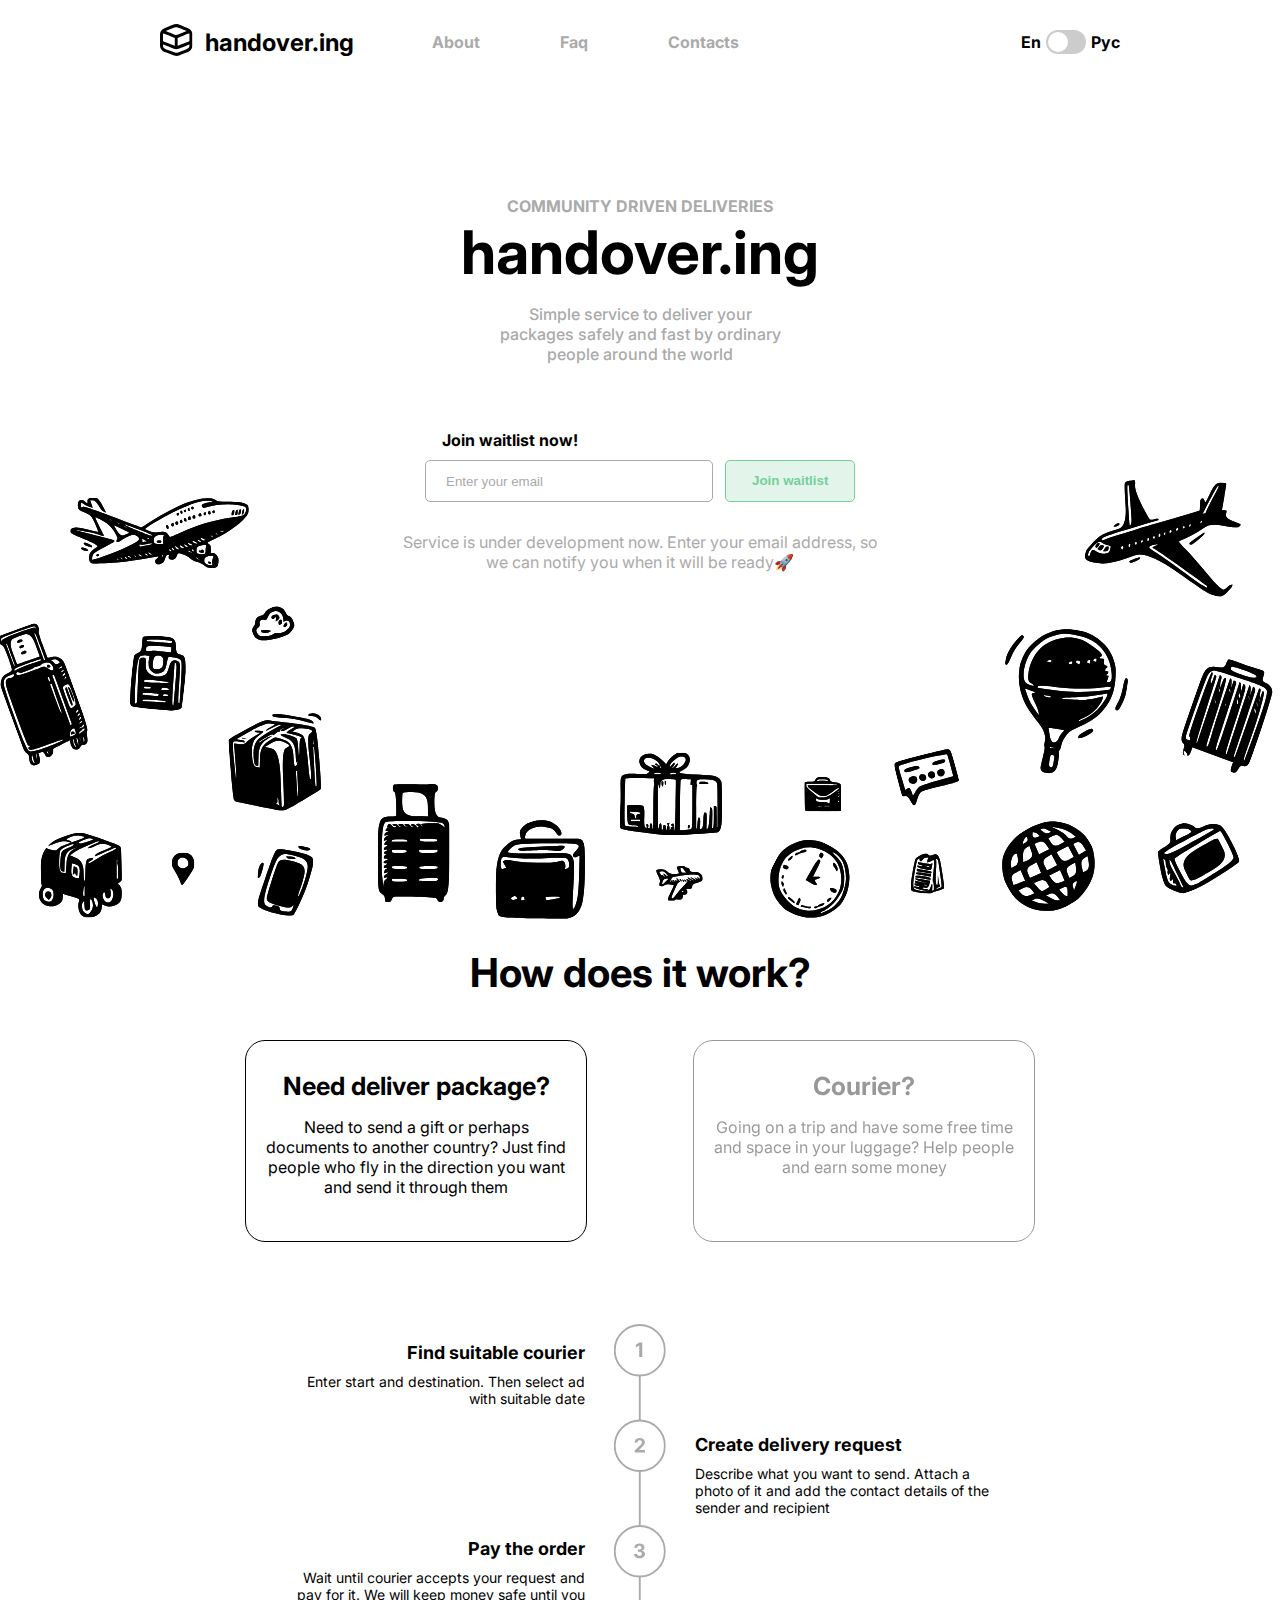
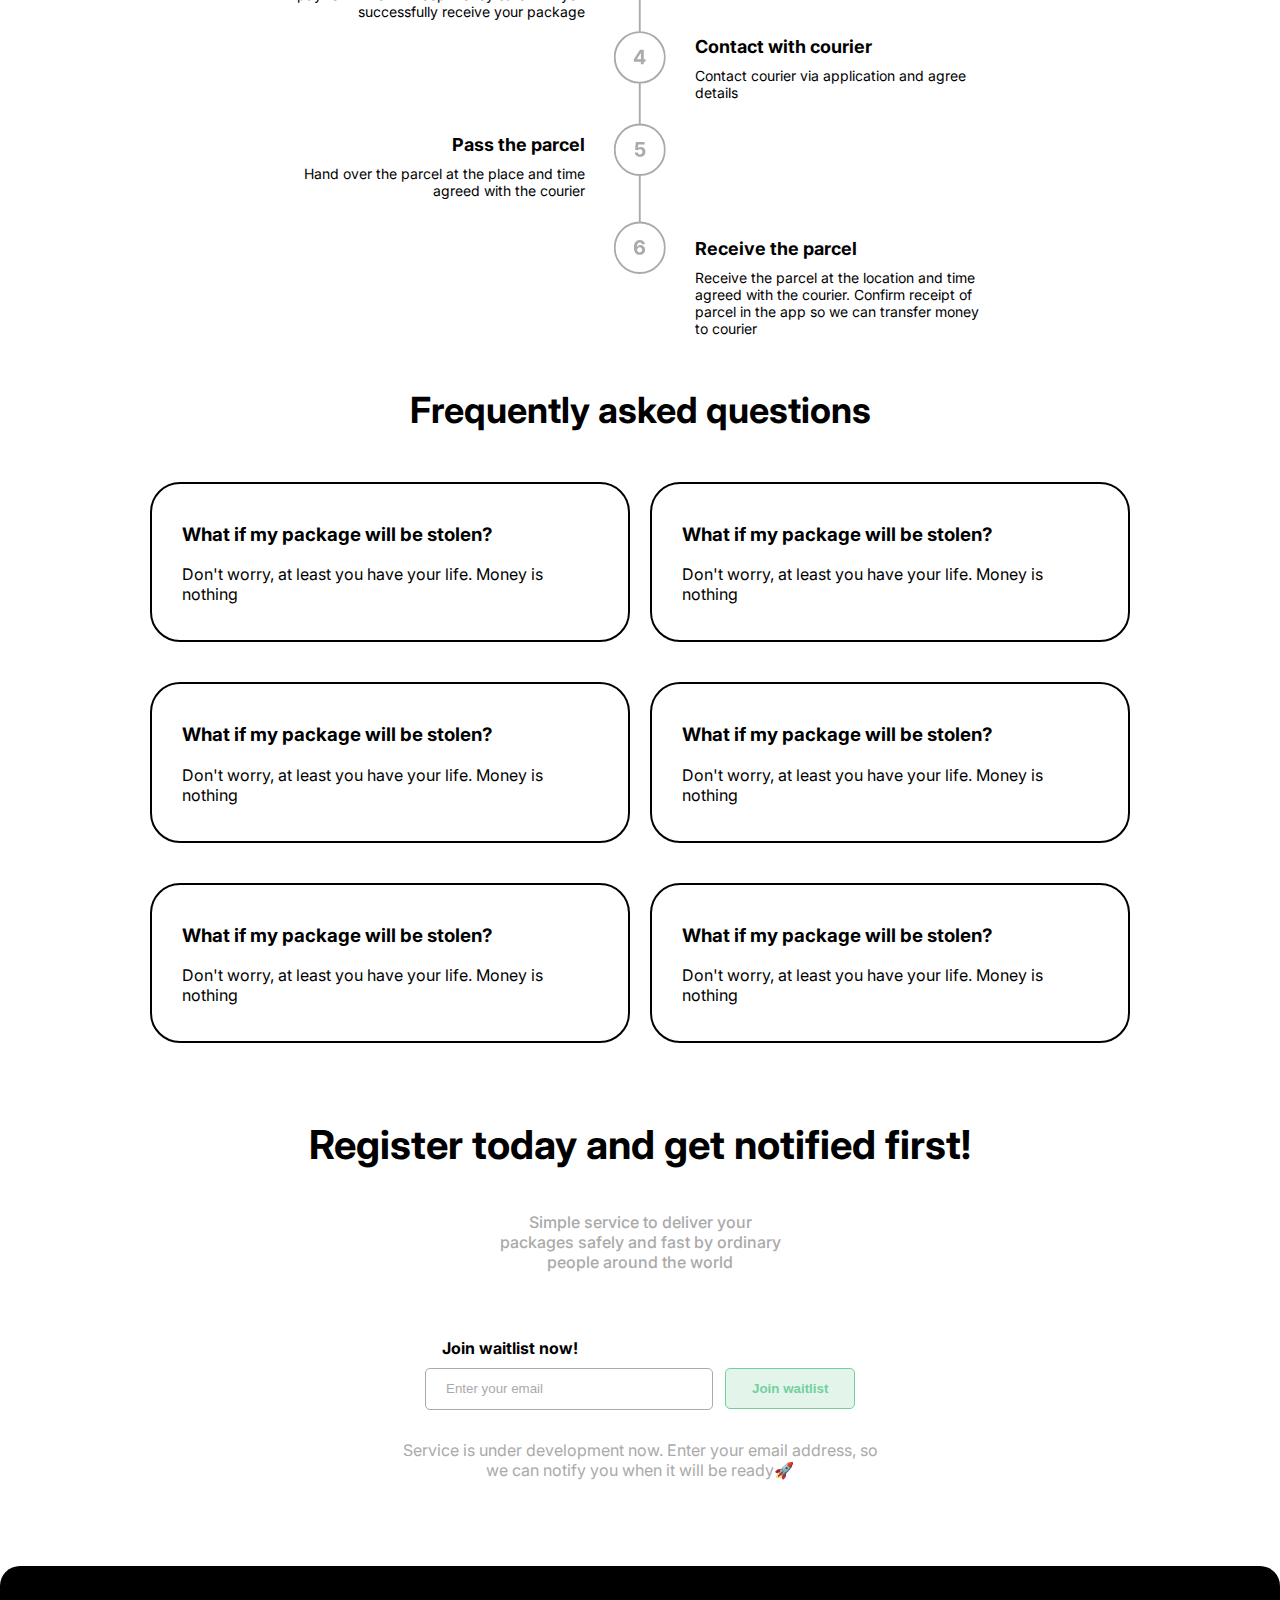
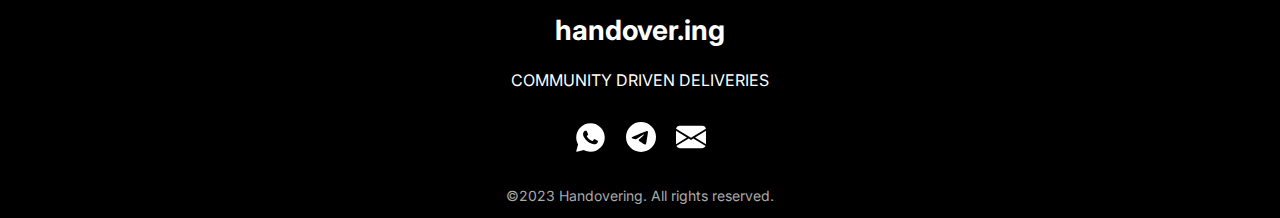
<file: index.html>
<!DOCTYPE html>
<html lang="en">
<head>
    <meta charset="UTF-8">
    <meta name="viewport" content="width=device-width, initial-scale=1.0">
    <title>handover.ing</title>
    <link rel="stylesheet" href="./styles.css">
    <link rel="shortcut icon" href="/icons/logo.svg">
    <script src="https://code.jquery.com/jquery-3.7.1.min.js"></script>
    <script type="module" src="lang.js"></script>
    <script type="module" src="app.js"></script>
</head>
<body>
<div class="container">
    <header class='header'>
        <div class="header-container">
            <div class="header-row">

                <div class="header-logo">
                    <a href="index.html"><img src="icons/logo.svg" alt="Logo" class="logo" /></a>
                    <a href="index.html"><span class="title">handover.ing</span></a>
                </div>

                <nav class="header-nav">
                    <ul>
                        <li><a href="#about" class="lng-link-about">About</a></li>
                        <li><a href="#faq" class="lng-link-faq">Faq</a></li>
                        <li><a href="#contacts" class="lng-link-contacts">Contacts</a></li>
                    </ul>
                </nav>
                <span>En</span>

                <div class="header-lang">
                    <label class="switch">
                        <input type="checkbox" class="lang-switch">
                        <span class="slider round"></span>
                    </label>
                </div>

                <span>Рус</span>

            </div>
        </div>

    </header>
    <div class="overlay"></div>
    <div class="alerts-container">
        <div class="success-alert custom-alert">
            <p class="lng-success-alert">You have been added to the waiting-list</p>
            <button onclick="closeAlert()"><img src="icons/x.svg" alt="X"></button>
        </div>
    
        <div class="error-alert custom-alert">
            <p class="lng-error-alert">Please enter the correct email address</p>
            <button onclick="closeAlert()"><img src="icons/x.svg" alt="X"></button>
        </div>
    </div>
    

    <main class="content">
        <div class="banner">
            <h2 class="subheading">COMMUNITY DRIVEN DELIVERIES</h2>
            <h1 class="main-heading">handover.ing</h1>
            <div class="desc-container">
                <p class="description lng-description">Simple service to deliver your packages safely and fast by ordinary people around the world</p>
            </div>
        </div>
        
        <div class="waitlist-container">
            <p class="waitlist-text lng-waitlist-text">Join waitlist now!</p>
            <input type="email" placeholder="Enter your email" class="email-field">
            <button class="join-button lng-join-button">Join waitlist</button>
        </div>
        <div class="about-container">
            <p class="development-text lng-development-text">Service is under development now. Enter your email address, so we can notify you when it will be ready🚀</p>
        </div>
        <img src="./icons/vectors.svg" alt="Background Vectors" class="background-image">
        
        <h2 class="system lng-system" id="about">How does it work?</h2>

        <div class="process-ways">
            <div id="package" class="deliver-package" style="cursor: pointer;">
                <p class="package-title lng-package-title">Need deliver package?</p>
                <div class="description-container">
                    <p class="description-p lng-description-package">Need to send a gift or perhaps documents to another country? Just find people who fly in the direction you want and send it through them</p>
                </div>
            </div>

            <div id="courier" class="courier-package" style="cursor: pointer;">
                <p class="courier-title lng-courier-title">Courier?</p>
                <div class="description-container-c">
                    <p class="description-p lng-description-courier">Going on a trip and have some free time and space in your luggage? Help people and earn some money</p>
                </div>
            </div>
        </div>

        <div class="process-steps">
            <div class="image-container">
                <div class="text-container-right first-text">
                    <h3 class="lng-first-item-h">Find suitable courier</h3>
                    <p class="lng-first-item-p">Enter start and destination. Then select ad with suitable date</p>
                </div>
                <div class="text-container-right second-text">
                    <h3 class="lng-third-item-h">Pay the order</h3>
                    <p class="lng-third-item-p">Wait until courier accepts your request and pay for it. We will keep money safe until you successfully receive your package</p>
                </div>
                <div class="text-container-right third-text">
                    <h3 class="lng-fifth-item-h">Pass the parcel</h3>
                    <p class="lng-fifth-item-p">Hand over the parcel at the place and time agreed with the courier</p>
                </div>

                <img src="icons/steps.svg" class="process-steps-icon active">
                <img src="icons/steps5.svg" class="process-steps5-icon">
            
            </div>
            <div class="image-container-left">
                <div class="text-container-left forth-text">
                    <h3 class="lng-second-item-h">Create delivery request</h3>
                    <p class="lng-second-item-p">Describe what you want to send. Attach a photo of it and add the contact details of the sender and recipient</p>
                </div>
                <div class="text-container-left fifth-text">
                    <h3 class="lng-forth-item-h">Contact with courier</h3>
                    <p class="lng-forth-item-p">Contact courier via application and agree details</p>
                </div>
                <div class="text-container-left sixth-text">
                    <h3 class="lng-sixth-item-h">Receive the parcel</h3>
                    <p class="lng-sixth-item-p">Receive the parcel at the location and time agreed with the courier. Confirm receipt of parcel in the app so we can transfer money to courier</p>
                </div>
            </div>
        </div>

        <div class="faq-container">
            <div class="faq-heading">
                <h2 id="faq" class="lng-faq-title">Frequently asked questions</h2>
            </div>
            <div class="faq-item">
                <h3 class="lng-first-faq-h">What if my package will be stolen?</h3>
                <p class="lng-first-faq-p">Don't worry, at least you have your life. Money is nothing</p>
            </div>
            <div class="faq-item">
                <h3 class="lng-second-faq-h">What if my package will be stolen?</h3>
                <p class="lng-second-faq-p">Don't worry, at least you have your life. Money is nothing</p>
            </div>
            <div class="faq-item">
                <h3 class="lng-third-faq-h">What if my package will be stolen?</h3>
                <p class="lng-third-faq-p">Don't worry, at least you have your life. Money is nothing</p>
            </div>
            <div class="faq-item last">
                <h3 class="lng-forth-faq-h">What if my package will be stolen?</h3>
                <p class="lng-forth-faq-p">Don't worry, at least you have your life. Money is nothing</p>
            </div>
            <div class="faq-item last">
                <h3 class="lng-fifth-faq-h">What if my package will be stolen?</h3>
                <p class="lng-fifth-faq-p">Don't worry, at least you have your life. Money is nothing</p>
            </div>
            <div class="faq-item last">
                <h3 class="lng-sixth-faq-h">What if my package will be stolen?</h3>
                <p class="lng-sixth-faq-p">Don't worry, at least you have your life. Money is nothing</p>
            </div>
            <button id="show-more-btn" class="lng-show-more-btn">Show more</button>
        </div>

        <div class="banner banner-bottom">
            <div class="banner-heading">
                <h1 class="main-heading-bottom lng-main-heading-bottom">Register today and get notified first!</h1>
            </div>
            <div class="desc-container">
                <p class="description lng-description-bottom">Simple service to deliver your packages safely and fast by ordinary people around the world</p>
            </div>
        </div>
        
        <div class="waitlist-container">
            <p class="waitlist-text lng-waitlist-text-bottom">Join waitlist now!</p>
            <input type="email" placeholder="Enter your email" class="email-field email-bottom">
            <button class="join-button join-bottom lng-join-button-bottom">Join waitlist</button>
        </div>

        <div class="about-container">
            <p class="development-text lng-development-text-bottom">Service is under development now. Enter your email address, so we can notify you when it will be ready🚀</p>
        </div>
        <img src="./icons/vectors.svg" alt="Background Vectors" class="background-image">
    </main>
</div>

    
<footer>
        <div class="footer-content">
            <h3 class="footer-h" id="contacts"><a href="index.html">handover.ing</a></h3>
            <p class="footer-disc">COMMUNITY DRIVEN DELIVERIES</p>
            <ul class="socials">
                <li><a href="https://t.me/shumgorodoff"><img src="icons/whatsapp-logo.svg" alt="whatsapp" class="whatsapp"/></a></li>
                <li><a href="https://t.me/endless_lemniscate"><img src="icons/telegram.svg" alt="telegram" class="telegram"/></a></li>
                <li><a href="mailto:vaniagalimzianov@gmail.com?subject=HANDOVER.ING"><img src="icons/envelope-fill.svg" alt="whatsapp" class="whatsapp"/></a></li>
            </ul>
            <div class="footer-bottom">
                <p class="copyright lng-copyright">©2023 Handovering. All rights reserved.</p>
            </div>
        </div>
</footer>

<script>
    document.addEventListener('DOMContentLoaded', function() {
        const navLinks = document.querySelectorAll('.header-nav a');

        navLinks.forEach(function(link) {
            link.addEventListener('click', function(e) {
                e.preventDefault();

                const targetId = this.getAttribute('href').substring(1);
                const targetElement = document.getElementById(targetId);
                if (targetElement) {
                    const elementPosition = targetElement.getBoundingClientRect().top + window.pageYOffset;

                    window.scrollTo({
                        top: elementPosition,
                        behavior: 'smooth'
                    });
                }
            });
        });
    });
</script>

<script>
    const blackButton = document.querySelector('.deliver-package');
    const transparentButton = document.querySelector('.courier-package');
    const processStepsIcon = document.querySelector('.process-steps-icon');
    const processSteps5Icon = document.querySelector('.process-steps5-icon');

    const firstText = document.querySelector('.text-container-right.first-text');
    const secondText = document.querySelector('.text-container-right.second-text');
    const thirdText = document.querySelector('.text-container-right.third-text');
    const forthText = document.querySelector('.text-container-left.forth-text');
    const fifthText = document.querySelector('.text-container-left.fifth-text');
    const sixthText = document.querySelector('.text-container-left.sixth-text');

    const langSwitch = document.querySelector(".lang-switch");

    function fadeOutAndReplace(element, newHeading, newParagraph) {
        if (element) {
            element.classList.add('fade-out');

            setTimeout(() => {
                element.querySelector('h3').textContent = newHeading;
                element.querySelector('p').textContent = newParagraph;
                element.classList.remove('fade-out');
            }, 500); // 500 миллисекунд - это длительность анимации
        }
    }

    transparentButton.addEventListener('click', function() {
        if (transparentButton.style.opacity !== '1') {
            transparentButton.style.opacity = '1';
            blackButton.style.opacity = '0.4';
            processSteps5Icon.style.opacity = '1';
            processStepsIcon.style.opacity = '0';

            if (langSwitch.checked) {
                fadeOutAndReplace(firstText, 'Создайте объявление', 'Планируете поездку? Создайте объявление: укажите даты и опишите, что вы можете взять с собой');
                fadeOutAndReplace(secondText, 'Получите посылку', 'Заберите посылку в месте и времени, согласованном с клиентом');
                fadeOutAndReplace(thirdText, 'Передайте посылку', 'Передайте посылку в согласованное с клиентом место и время');
                fadeOutAndReplace(forthText, 'Примите запрос', 'Как только кто-то сделает запрос, мы сообщим вам об этом. Вы увидите всю информацию о посылке, включая фотографии. Вам останется только принять его или отклонить');
                fadeOutAndReplace(fifthText, 'Доберитесь до места назначения', 'Доберитесь до страны назначения');
                fadeOutAndReplace(sixthText, '', '');
            } else {
                fadeOutAndReplace(firstText, 'Create ad', 'Planning a trip? Create ad for it: enter the dates and describe what you can to bring with you');
                fadeOutAndReplace(secondText, 'Get the parcel', 'Pick up the parcel at the place and time agreed with the customer');
                fadeOutAndReplace(thirdText, 'Pass the parcel', 'Hand over the parcel at the place and time agreed with the customer');
                fadeOutAndReplace(forthText, 'Accept the request', 'Once somebody make request we will notify you. You will see all the information about the package, including photos. You just need to accept it or decline');
                fadeOutAndReplace(fifthText, 'Get to the destination', 'Get to the destination country');
                fadeOutAndReplace(sixthText, '', '');
            }

            firstText.style.display = 'block';
            secondText.style.display = 'block';
            thirdText.style.display = 'block';
            forthText.style.display = 'block';
            fifthText.style.display = 'block';
            sixthText.style.display = 'block';
        }
    });

    blackButton.addEventListener('click', function() {
        if (blackButton.style.opacity !== '1') {
            blackButton.style.opacity = '1';
            transparentButton.style.opacity = '0.4';
            processStepsIcon.style.opacity = '1';
            
            processSteps5Icon.style.opacity = '0';
            if (langSwitch.checked) {
                fadeOutAndReplace(firstText, 'Найдите подходящего курьера', 'Введите начальный и конечный пункты. Затем выберите объявление с подходящей датой');
                fadeOutAndReplace(secondText, 'Оплатите заказ', 'Дождитесь, пока курьер примет ваш запрос, и оплатите его. Мы будем хранить деньги до тех пор, пока вы не получите посылку');
                fadeOutAndReplace(thirdText, 'Передайте посылку', 'Передайте посылку в согласованное с клиентом место и время');
                fadeOutAndReplace(forthText, 'Создайте запрос на доставку', 'Опишите, что вы хотите отправить. Прикрепите фотографию и добавьте контактные данные отправителя и получателя');
                fadeOutAndReplace(fifthText, 'Свяжитесь с курьером', 'Свяжитесь с курьером через приложение и согласуйте детали');
                fadeOutAndReplace(sixthText, 'Получите посылку', 'Получите посылку в месте и времени, согласованном с курьером. Подтвердите получение посылки в приложении, чтобы мы могли перевести деньги курьеру');
            } else {
                fadeOutAndReplace(firstText, 'Find suitable courier', 'Enter start and destination. Then select display with suitable date');
                fadeOutAndReplace(secondText, 'Pay the order', 'Wait until courier accepts your request and pay for it. We will keep money safe until you successfully receive your package');
                fadeOutAndReplace(thirdText, 'Pass the parcel', 'Hand over the parcel at the place and time agreed with the courier');
                fadeOutAndReplace(forthText, 'Create delivery request', 'Describe what you want to send. Attach a photo of it and add the contact details of the sender and recipient');
                fadeOutAndReplace(fifthText, 'Contact the courier', 'Contact courier via application and agree details');
                fadeOutAndReplace(sixthText, 'Receive the parcel', 'Receive the parcel at the location and time agreed with the courier. Confirm receipt of parcel in the app so we can transfer money to courier');
            }
            
            firstText.style.display = 'block';
            secondText.style.display = 'block';
            thirdText.style.display = 'block';
            forthText.style.display = 'block';
            fifthText.style.display = 'block';
            sixthText.style.display = 'block';
        }
    });
</script>

<script>
    function isValidEmail(email) {
        const emailRegex = /^[^\s@]+@[^\s@]+\.[^\s@]+$/;
        return emailRegex.test(email);
    }
    
    const userEmail = document.querySelector('.email-field');
    const joinButton = document.querySelector('.join-button');
    const s_alert = document.querySelector('.success-alert');
    const e_alert = document.querySelector('.error-alert');
    const userEmailBtm = document.querySelector('.email-bottom');
    const joinButtonBtm = document.querySelector('.join-bottom');

    joinButton.addEventListener('click', function() {
        let = emailValue = userEmail.value;
        if (isValidEmail(emailValue)) {
            e_alert.style.display = 'none';
            s_alert.style.display = 'flex';
            // Отправка данных на сервер
            /* fetch('<api>', {
                method: 'POST',
                headers: {
                    'Content-Type': 'application/json'
                },
                body: JSON.stringify({ email: emailValue })
            })
            .then(data => {
                console.log(`Ответ от сервера: ${data}`);
            })
            .catch(error => {
                console.error(`Ошибка со стороны сервера: ${error}`);
            }); */
        } else {
            s_alert.style.display = 'none';
            e_alert.style.display = 'flex';
        }
        document.querySelector('.overlay').style.display = 'block';
    });

    joinButtonBtm.addEventListener('click', function() {
        let emailValueBtm = userEmailBtm.value;
        if (isValidEmail(emailValueBtm)) {
            e_alert.style.display = 'none';
            s_alert.style.display = 'flex';
            // Отправка данных на сервер
            /* fetch('<api>', {
                method: 'POST',
                headers: {
                    'Content-Type': 'application/json'
                },
                body: JSON.stringify({ email: emailValueBtm })
            })
            .then(data => {
                console.log(`Ответ от сервера: ${data}`);
            })
            .catch(error => {
                console.error(`Ошибка со стороны сервера: ${error}`);
            }); */
        } else {
            s_alert.style.display = 'none';
            e_alert.style.display = 'flex';
        };

        document.querySelector('.overlay').style.display = 'block';
    });
</script>

<script>
    document.addEventListener("DOMContentLoaded", function() {
        const faqItems = document.querySelectorAll(".last");
        const showMoreBtn = document.getElementById("show-more-btn");
    
        let isExpanded = false;
    
        const toggleContent = () => {
            faqItems.forEach((item, index) => {
                item.classList.toggle("expanded");
            });
    
            showMoreBtn.textContent = isExpanded ? "Show more" : "Show less";
            isExpanded = !isExpanded;
        };
    
        showMoreBtn.addEventListener("click", toggleContent);
    });
</script>

<script>
    function closeAlert() {
        const s_alert = document.querySelector('.success-alert');
        const e_alert = document.querySelector('.error-alert');
        s_alert.style.display = 'none';
        e_alert.style.display = 'none';
        document.querySelector('.overlay').style.display = 'none';
    }
</script>

</body>
</html>
</file>
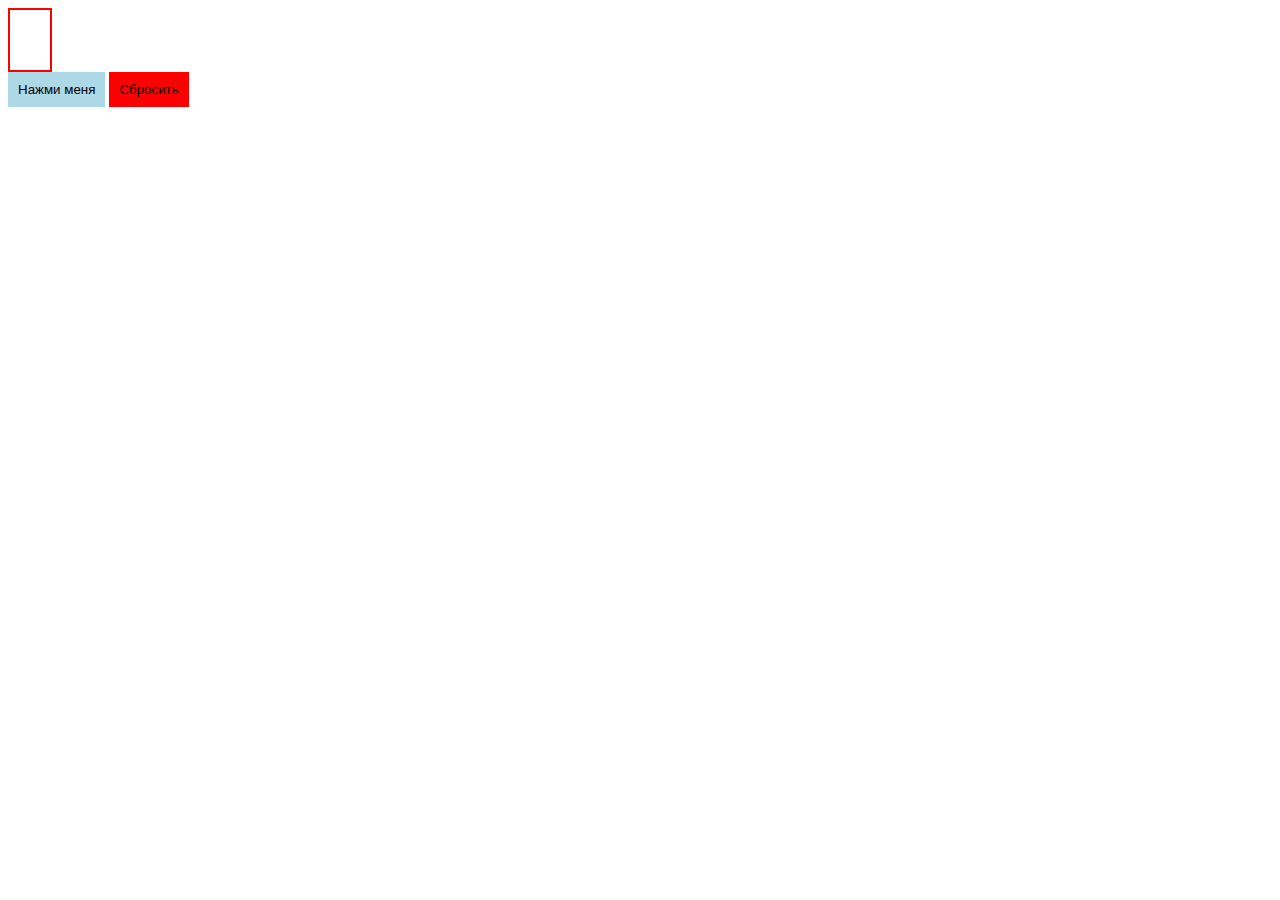
<file: debug.html>
<!DOCTYPE html>
<html lang="en">
<head>
    <meta charset="UTF-8">
    <meta name="viewport" content="width=device-width, initial-scale=1.0">
    <title>Debug</title>
    <style>
        .rectangle {
            width: 40px;
            height: 60px;
            background-color: white;
            border: 2px solid red;
            transition: transform 0.5s ease;
        }

        .courier-btn {
            padding: 10px;
            background-color: lightblue;
            border: none;
            cursor: pointer;
        }

        .reset-btn {
            padding: 10px;
            background-color: red;
            border: none;
            cursor: pointer;
        }
    </style>
</head>
<body>
    <div class="rectangle"></div>
    <button class="courier-btn">Нажми меня</button>
    <button class="reset-btn">Сбросить</button>
    <script>
        document.querySelector('.courier-btn').addEventListener('click', function() {
            document.querySelector('.rectangle').style.transform = 'translateY(100px)';
        });
        document.querySelector('.reset-btn').addEventListener('click', function() {
            document.querySelector('.rectangle').style.transform = 'translateY(0)';
        });
    </script>
</body>
</html>
</file>
<file: styles.css>
@import url('https://fonts.googleapis.com/css2?family=Inter:wght@100..900&display=swap');
/* Добавление шрифта Inter */

body {
    font-family: 'Inter';
    font-weight: bold;
    margin: 0;
    padding: 0;
}

.container {
    max-width: 1200px; /* Ширина контейнера для экрана ноутбука */
    margin: 0 auto;
    padding: 0 20px; /* Добавление белых полей по бокам */
}


.header-container {
    max-width: 1720px;
    margin: 0 auto;
    padding: 0 5% 0 5%;
    position: relative;
    width: 80%;
}

.header {
    padding: 2% 0 3% 0;
}
  
.header-row {
    display: flex;
    align-items: center;
}

.header-logo {
    display: flex;
    align-items: center;
    column-gap: 1%;
}

.header-logo a {
    text-decoration: none;
    color: #000;
}

.header-logo .title {
    font-size: 24px;
    padding-left: 10px;
    padding-right: 40px;
}
  
.header-logo img {
    height: 32px;
}

.header-nav {
    flex: 1; /* Занимать оставшееся пространство в строке */
    margin-right: 20px; /* Расстояние между header-nav и header-lang */
}

.header-nav ul {
    display: flex;
    column-gap: 80px;
    align-items: center;
    font-size: 16px;
    margin: 0;
    text-transform: none;
    list-style-type: none;
}

.header-nav a {
    color: #aaa;
    text-decoration: none;
    position: relative;
}

.header-nav a::before {
    content: '';
    bottom: 0;
    left: 0;
    position: absolute;
    width: 0%;
    height: 1px;
    background-color: #aaa;
    transition: 0.2s;
}

.header-nav a:hover::before {
    width: 100%;
}

.header-lang {
    margin-left: auto; /* Переместить элемент вправо */
}

/* The switch - the box around the slider */
.switch {
    position: relative;
    display: inline-block;
    width: 40px;
    height: 24px;
    margin: 0 5px;
}
  
  /* Hide default HTML checkbox */
.switch input {
    opacity: 0;
    width: 0;
    height: 0;
}

/* The slider */
.slider {
    position: absolute;
    cursor: pointer;
    top: 0;
    left: 0;
    right: 0;
    bottom: 0;
    background-color: #ccc;
    -webkit-transition: .4s;
    transition: .4s;
}

.slider:before {
    position: absolute;
    content: "";
    height: 20px;
    width: 20px;
    left: 2px;
    bottom: 2px;
    background-color: white;
    -webkit-transition: .4s;
    transition: .4s;
}

input:checked + .slider {
    background-color: #2196F3;
}

input:focus + .slider {
    box-shadow: 0 0 1px #2196F3;
}

input:checked + .slider:before {
    -webkit-transform: translateX(16px);
    -ms-transform: translateX(16px);
    transform: translateX(16px);
}

/* Rounded sliders */
.slider.round {
    border-radius: 34px;
}

.slider.round:before {
    border-radius: 50%;
}

.custom-alert {
    position: fixed;
    top: 20px; /* Расстояние от верхнего края страницы */
    right: 20px; /* Расстояние от правого края страницы */
    padding: 10px;
    border-radius: 7px;
    display: none;
    z-index: 9999;
    opacity: 0.9;
}

.success-alert {
    background-color: #e3f5eb;
    border: 2px solid #74CF9B;
}

.custom-alert p {
    font-weight: normal;
    width: 250px;
}

.success-alert button {
    background-color: #e3f5eb;
    border: none;
    height: 24px;
    padding: 14px 0;
}

.error-alert {
    background-color: #f7d6d5; /* Красный оттенок для фона */
    border: 2px solid #e74c3c; /* Красный оттенок для границы */
}

.error-alert button {
    background-color: #f7d6d5;
    border: none;
    height: 24px;
    padding: 14px 0;
}

.custom-alert button:hover {
    transform: scale(1.05);
    transition: 0.4s ease;
}


.content {
    text-align: center;
}

.subheading {
    font-size: 16px;
    color: #aaa;
    margin-top: 100px;
    margin-bottom: 0;
}

.main-heading {
    margin: 0;
    font-size: 60px;
    color: #000;
}

.desc-container  {
    display: flex;
    justify-content: center;
    text-align: center;
}

.description {
    font-size: 16px;
    color: #aaa;
    font-weight: 500;
    width: 300px;
}

.call-to-action {
    font-size: 16px;
    color: #000;
}

.waitlist-container {
    text-align: center;
    margin-top: 50px;
    padding: 0 32% 0 32%;
    position: relative;
}

.waitlist-text {
    font-size: 16px;
    color: #000;
    padding-right: 60%;
    margin: 0 0 10px 0;
}

.email-input,
.join-button {
    display: inline-block;
    vertical-align: top; /* Выравниваем элементы по верхнему краю */
}

.email-input {
    display: inline-block;
    position: relative;
    text-align: left; /* Выравниваем текст внутри блока влево */
}

.email-field {
    position: relative;

    left: 0;
    width: 60%;
    height: 30px;
    border: 1px solid #AAAAAA;
    border-radius: 5px;
    padding: 5px;
    margin-right: 2%;
    padding-left: 5%;
}

.email-field::placeholder {
    position: absolute;
    left: 7%;
    color: #AAAAAA;
}


.join-button {
    width: 30%;
    height: 41.6px;
    background-color: rgba(116, 207, 155, 0.2);
    color: #74CF9B;
    border: 1px solid #74CF9B;
    border-radius: 5px;
    padding: 5px;
    font-weight: bold;
}

.join-button:hover {
    background-color: #fff;
  }
  
  .join-button:active {
    transform: scale(0.95);
  }

.about-container {
    display: flex;
    justify-content: center;
    text-align: center;
}


.development-text {
    text-align: center;
    margin-top: 30px;
    font-weight: normal;
    color: #aaa;
    white-space: pre-line;
    word-break: break-word;
    width: 500px;
}

.background-image {
    position: absolute;
    top: 250px;
    left: 0;
    z-index: -1; /* Помещаем задний план на задний план */
    width: 100%; /* Заполняем ширину контейнера */
    height: 100%; /* Заполняем высоту контейнера */
    background-size: contain; /* Адаптивное заполнение контейнера */
    background-position: center; /* Центрируем изображение */
    background-repeat: no-repeat;
    background-attachment: fixed;
}

.system {
    font-size: 40px;
    margin-top: 330px;
}

.process-ways {
    display: flex;
    flex-wrap: wrap;
    justify-content: space-between;
}

/* Посылка */
.deliver-package {
    cursor: pointer;
    border: 1px solid black;
    border-radius: 20px;
    background-color: white;
    width: 300px;
    height: 160px;
    padding: 20px;
    transition: background-color 0.3s, transform 0.3s;
}

.deliver-package p.package-title {
    font-weight: bold;
    font-size: 25px;
    margin: 10px 0 0 0;
}

.description-container {
    width: fit-content;
} */

.description-container p {
    font-weight: 400;
    color: #000;
}

.description-p {
    font-weight: normal;
    width: 300px;
}


/* Курьер */
.courier-package {
    cursor: pointer;
    border: 1px solid black;
    border-radius: 20px;
    background-color: white;
    opacity: 0.4;
    /* width: 300px; */
    height: 160px;
    padding: 20px;
    transition: background-color 0.3s, transform 0.3s;
}

.courier-package p.courier-title {
    font-weight: bold;
    font-size: 25px;
    /* opacity: 0.5; */
    margin: 10px 0 0 0;
}

.description-container-c {
    width: fit-content;
}

.description-container-c p {
    font-weight: 400;
    color: #000000;
    opacity: 1;
}

.deliver-package:hover,
.courier-package:hover {
    transform: scale(1.05);
}

/* .courier-package p.courier-title:hover {
    opacity: 1;
} */

.package-title,
.courier-title {
    user-select: none; /* Предотвращает выделение текста */
}

.description-container,
.description-container-c {
    user-select: none; /* Предотвращает выделение текста */
}

.process-ways .deliver-package {
    margin-right: 30px;
}

.process-ways {
    width: 810px;
    margin: 0 auto;
}

.process-ways .courier-package {
    margin-right: 30px;
}


.process-ways .deliver-package, .process-ways .courier-package {
    margin: 10px;
}

.process-steps {
    width: 100%;
    position: relative;
    display: flex;
    /* align-items: center; */
    justify-content: center;
}


.process-steps-icon, .process-steps5-icon {
    position: absolute;
    left: 50%;
    transform: translate(-50%, -50%);
    height: 550px;
    transition: opacity 0.7s;
}

.process-steps-icon {
    top: 347px;
    height: 550px;
}

.process-steps5-icon {
    top: 298px;
    height: 453px;
    opacity: 0;
}

.text-container-right {
    max-width: 300px;
    /* align-items: right; */
    padding: 20px; /* Отступ внутри контейнера */
    margin: 10px;
    margin-top: 86px;
    text-align: right;
    flex: 1;
    height: 70px;
    width: 300px;
}

.first-text {
    margin-top: -20px;
}

.text-container-right h3, .text-container-right p {
    margin: 0;
}

.text-container-right h3 {
    font-size: 18px;
    margin-bottom: 10px;
}

.text-container-right p {
    font-size: 14px;
    font-weight: normal;
}

.text-container-left {
    max-width: 300px;
    /* align-items: right; */
    padding: 20px; /* Отступ внутри контейнера */
    margin: 10px;
    margin-top:82px;
    text-align: left;
    flex: 1;
    height: 80px;
}

.fade-out {
    animation: fadeOut 0.7s ease;
}

@keyframes fadeOut {
    from {
        opacity: 1;
    }
    to {
        opacity: 0;
    }
}


.text-container-left h3, .text-container-left p {
    margin: 0;
}

.text-container-left h3 {
    font-size: 18px;
    margin-bottom: 10px;
}

.text-container-left p {
    font-size: 14px;
    font-weight: normal;
}

.image-container {
    margin-right: 50px;
    flex-direction: column;
    justify-content: space-between;
    padding-top: 90px;
}

.image-container-left {
    margin-top: 80px;
}



.faq-container {
    display: flex;
    flex-wrap: wrap;
    /* width: 100vw; */
    justify-content: center;
    box-sizing: border-box;
    position: relative;
}

.faq-heading {
    color: black;
    width: 100%;
    padding-top: 10px;
    /* padding-bottom: 20px; */
    font-size: 24px;
}

.faq-question h3 {
    display: inline-block;
}

.faq-question span {
    display: none;
    /* margin: 20px; */
}

.faq-question {
    background-color: #fff;
    padding: 10px;
    border-radius: 5px;
    cursor: pointer;
    /* display: flex; */
}

.faq-item {
    width: 40%; /* По умолчанию 3 элемента в строке */
    padding: 20px 30px;
    box-sizing: border-box;
    text-align: center;
    border-radius: 30px;
    margin: 20px 10px;
    background-color: white;
    text-align: left;
    border: 2px solid black;
}

.faq-item p {
    font-weight: normal;
}

.faq-answer {
    display: none; /* Скрываем ответы по умолчанию */
    transition: max-height 0.3s ease; /* Добавляем анимацию для плавного скрытия/раскрытия */
    max-height: 0;
    overflow: hidden;
}

.expand {
    cursor: pointer;
}

.banner-bottom {
    margin-top: 30px;
}

.banner-heading {
    display: flex;
    justify-content: center;
}

.main-heading-bottom {
    font-size: 40px;
}

.expanded .faq-answer {
    display: block; /* Показываем ответ при раскрытии */
    max-height: 500px; /* Максимальная высота для анимации */
}

#show-more-btn {
    display: none;
}

footer {
    background-color: #000;
    margin-top: 70px;
    margin-bottom: 0;
    height: auto;
    width: 100%;
    padding-top: 20px;
    color: #fff;
    border-radius: 20px 20px 0 0;
}

.footer-content {
    display: flex;
    align-items: center;
    justify-content: center;
    flex-direction: column;
}

.footer-content h3 {
    font-size: 28px;
    line-height: 3rem;
    margin: 20px 0 0 0;
}

.footer-content h3 a {
    text-decoration: none;
    color: #fff;
}

.footer-content p {
    font-weight: normal;
}

.socials {
    list-style: none;
    display: flex;
    align-items: center;
    justify-content: center;
    padding: 0;
}

.socials li {
    margin: 0 10px;

}

.socials a {
    text-decoration: none;
}

.socials a img {
    transition: 0.4s ease;
    /* background-color: #fff;
    border-radius: 15px; */
}

.socials a img:hover {
    transform: scale(1.2);
}

.overlay {
    display: none;
}


.copyright {
    color: #AAAAAA;
    font-size: 14px;
}


@media screen and (min-width: 1560px) {
    .background-image  {
        display: none;
    }
}

@media screen and (min-width: 1200px) {
    .system {
        margin-top: 30%;
    }

    .container {
        width: 100%; /* Ширина контейнера равна ширине экрана ноутбука */
        padding: 20; /* Убираем белые поля */
    }

    
}

@media (max-width: 1000px) {
    .waitlist-text {
        text-align: center;
        padding-right: 0;
    }


    .system {
        margin-top: 10%;
    }

    .background-image {
        display: none; /* Скрываем картинку */
    }

    .process-ways {
        width: 730px;
    }

    .header-nav ul {
        display: none; /* Скрыть список ссылок при ширине экрана менее 800px */
    }

    .deliver-package:active,
    .courier-package:active {
        transform: scale(0.95);
    }

    .email-field {
        width: 30%;
        margin-right: 0;
        width: 160px;
    }

    .join-button {
        width: 30%;
        margin-top: 10px;
        width: 170px;
    }

    .waitlist-container {
        display: flex;
        flex-direction: column;
        align-items: center;
        padding: 0 10%;
    }


}

@media (max-width: 860px){
    .image-container {
        width: 40%;
        margin-right: 5%;
        text-align: right;
        display: flex;
    }

    .image-container-left {
        width: 40%;
    }

    .text-container-right {
        width: 80%;
        height: 80px;
        /* display: flex; */
        margin-top: -15px;
        text-align: right;

    }

    .first-text {
        margin-top: -25px;
    }

    .text-container-left p {
        display: none;
        width: 100px;
    }

    .text-container-right p {
        display: none;
    }

    
}

@media (max-width: 800px) {
    .system {
        margin-top: 10%;
        font-size: 30px;
    }
    .faq-item {
        width: 100%;
    }
    /* .process-ways .courier-package {
        margin-right: 30px;
    } */

    .process-ways {
        width: auto;
        display: flex;
        flex-direction: column;
        justify-content: center;
        align-items: center;
    }
    
}


@media only screen and (max-width: 600px) {
    .header-logo .title {
        font-size: 20px;
    }

    .main-heading {
        font-size: 45px;
    }

    .deliver-package, .courier-package {
        width: 90%;
        padding: 10px;
    }

    .description-p {
        width: 100%;
    }

    .package-title, .courier-title, .description {
        font-size: 14px;
    }

    .process-steps {
        margin: 0;
        padding: auto;
    }

    .image-container {
        margin-right: 20%;
    }

    .text-container-left {
        padding-left: 0;
    }

    .faq-item {
        width: 100%;
        border: none;
        padding: 0px 10px;
        margin: 0px 10px;
    }

    #show-more-btn {
        display: block;
        position: absolute;
        bottom: 10px;
        right: 15px;
        background-color: white;
        border: 1px solid white;
        padding: 5px 10px;
        border-radius: 7px;
        cursor: pointer;
        font-family: "Inter";
    }

    #show-more-btn:hover {
        background-color: black;
        color: white;
        border: 1px solid black;
        /* transform: scale(0.85); */
    }

    .show-more-text {
        opacity: 0;
    }
    
    .show-more-text.show {
        opacity: 1;
    }

    .faq-container {
        border: 2px solid black;
        border-radius: 20px;
        padding-bottom: 30px;
    }
    

    .faq-heading {
        color: #000;
        font-size: 20px;
    }

    .last {
        /* display: none; */
        max-height: 0;
        overflow: hidden;
        transition: max-height 0.5s cubic-bezier(0.77, 0, 0.175, 1);    }

    .expanded {
        max-height: 1000px; /* Укажите желаемую максимальную высоту */
    }

    footer {
        border-radius: 30px 30px 0 0;
    }

    .custom-alert {
        top: 50%;
        left: 50%;
        transform: translate(-50%, -50%);
        display: none;
        width: 75%;
        border-radius: 15px;
    }

    .custom-alert p {
        width: 300px;
    }

    .overlay {
        position: fixed;
        top: 0;
        left: 0;
        width: 100%;
        height: 100%;
        background-color: rgba(0, 0, 0, 0.7); /* Затемнение с прозрачностью */
        z-index: 9998; /* Поместить под алертом */
        display: none;
    }
}


@media only screen and (max-width: 400px) {
    .text-container-right h3 {
        padding-right: 15px;
    }
}
</file>
